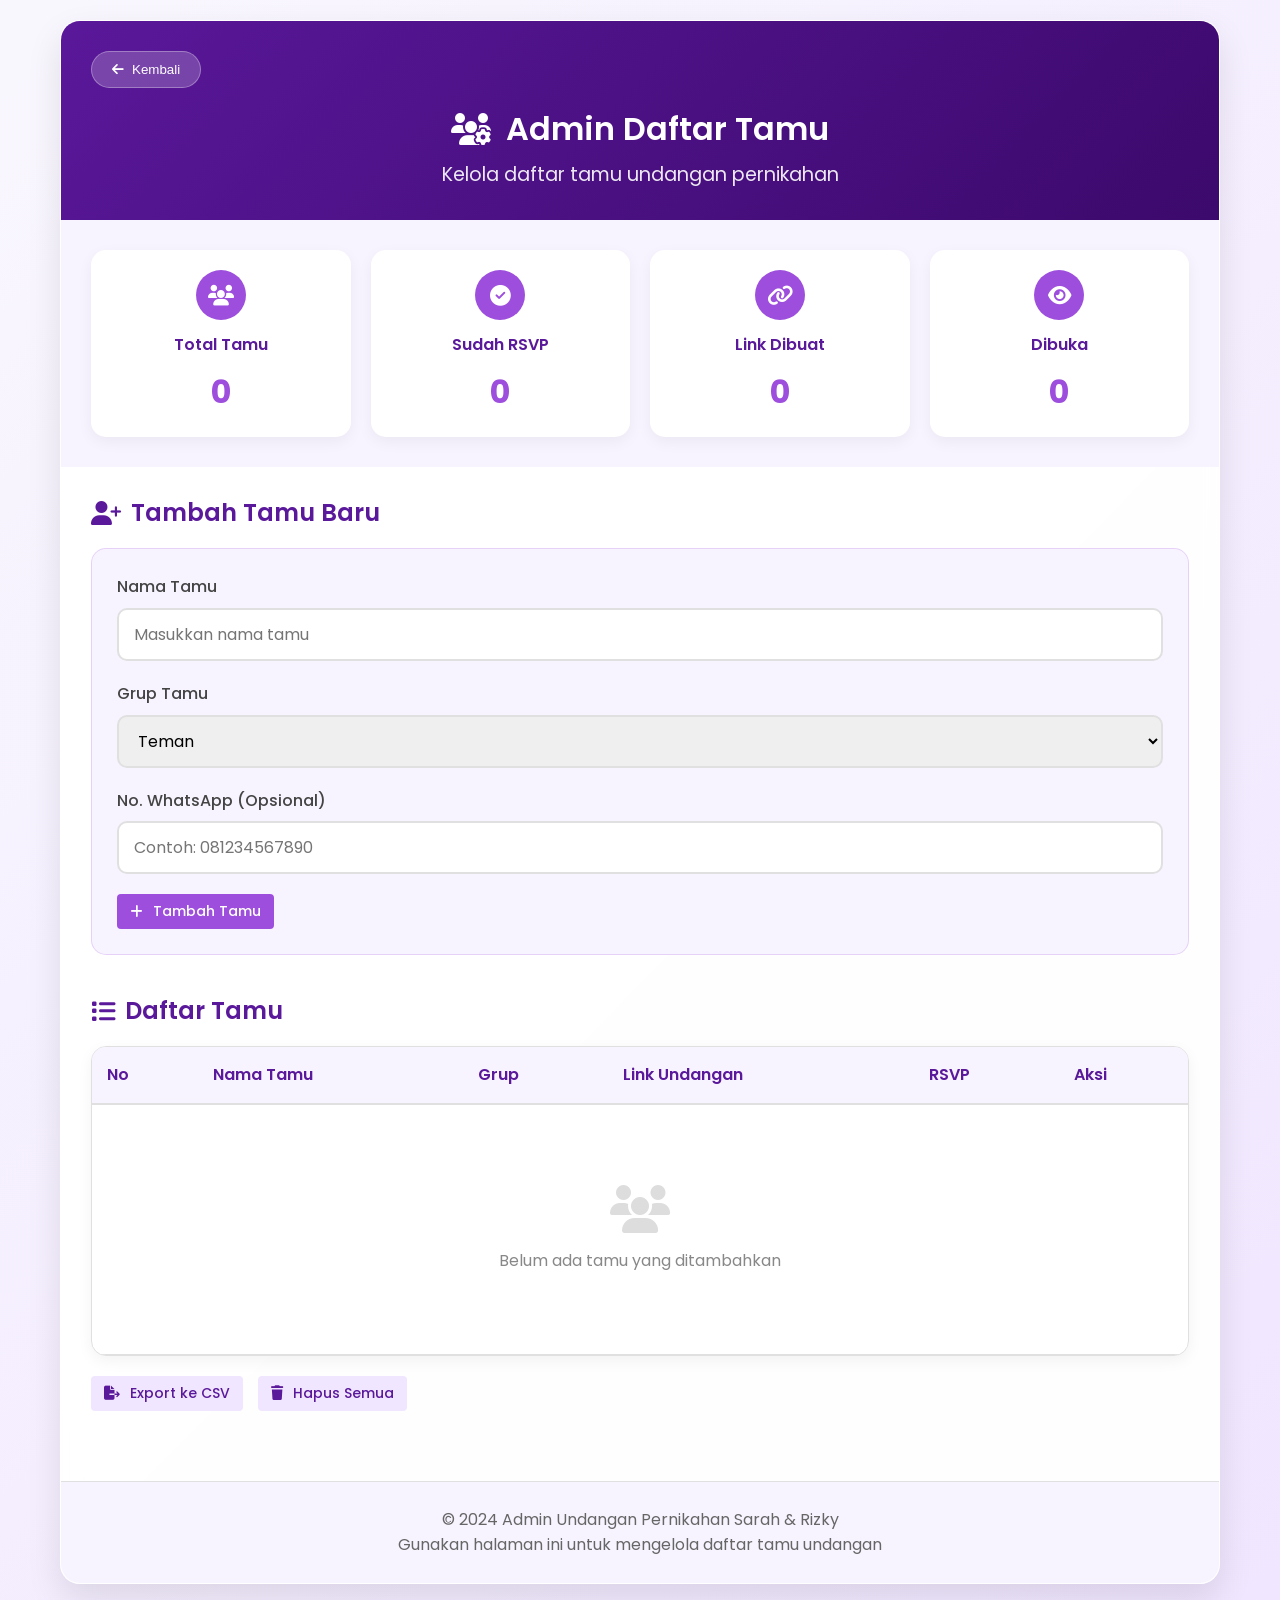
<file: Undangan Online/admin.html>
<!DOCTYPE html>
<html lang="id">
<head>
    <meta charset="UTF-8">
    <meta name="viewport" content="width=device-width, initial-scale=1.0">
    <title>Admin - Daftar Tamu</title>
    <link rel="stylesheet" href="style.css">
    <link rel="preconnect" href="https://fonts.googleapis.com">
    <link rel="preconnect" href="https://fonts.gstatic.com" crossorigin>
    <link href="https://fonts.googleapis.com/css2?family=Poppins:wght@300;400;500;600&display=swap" rel="stylesheet">
    <link rel="stylesheet" href="https://cdnjs.cloudflare.com/ajax/libs/font-awesome/6.4.0/css/all.min.css">
    <link rel="icon" type="image/x-icon" href="assets/favicon.ico">
</head>
<body>
    <div class="container">
        <div class="admin-page">
            <!-- Header -->
            <div class="admin-header">
                <button class="back-btn" onclick="window.location.href='index.html'">
                    <i class="fas fa-arrow-left"></i> Kembali
                </button>
                <h1><i class="fas fa-users-cog"></i> Admin Daftar Tamu</h1>
                <p class="subtitle">Kelola daftar tamu undangan pernikahan</p>
            </div>
            
            <!-- Statistik -->
            <div class="admin-stats">
                <div class="stat-card">
                    <div class="stat-icon">
                        <i class="fas fa-users"></i>
                    </div>
                    <h3>Total Tamu</h3>
                    <p class="stat-number" id="totalGuests">0</p>
                </div>
                <div class="stat-card">
                    <div class="stat-icon">
                        <i class="fas fa-check-circle"></i>
                    </div>
                    <h3>Sudah RSVP</h3>
                    <p class="stat-number" id="totalRsvp">0</p>
                </div>
                <div class="stat-card">
                    <div class="stat-icon">
                        <i class="fas fa-link"></i>
                    </div>
                    <h3>Link Dibuat</h3>
                    <p class="stat-number" id="totalLinks">0</p>
                </div>
                <div class="stat-card">
                    <div class="stat-icon">
                        <i class="fas fa-eye"></i>
                    </div>
                    <h3>Dibuka</h3>
                    <p class="stat-number" id="totalOpened">0</p>
                </div>
            </div>
            
            <!-- Konten utama -->
            <div class="admin-content">
                <!-- Form tambah tamu -->
                <div class="admin-section">
                    <h2><i class="fas fa-user-plus"></i> Tambah Tamu Baru</h2>
                    <div class="admin-form">
                        <div class="input-group">
                            <label for="adminGuestName">Nama Tamu</label>
                            <input type="text" id="adminGuestName" placeholder="Masukkan nama tamu">
                        </div>
                        <div class="input-group">
                            <label for="adminGuestGroup">Grup Tamu</label>
                            <select id="adminGuestGroup">
                                <option value="keluarga">Keluarga</option>
                                <option value="teman" selected>Teman</option>
                                <option value="rekan">Rekan Kerja</option>
                                <option value="lainnya">Lainnya</option>
                            </select>
                        </div>
                        <div class="input-group">
                            <label for="adminGuestPhone">No. WhatsApp (Opsional)</label>
                            <input type="tel" id="adminGuestPhone" placeholder="Contoh: 081234567890">
                        </div>
                        <button class="btn submit-btn" id="adminAddGuest">
                            <i class="fas fa-plus"></i> Tambah Tamu
                        </button>
                    </div>
                </div>
                
                <!-- Daftar tamu -->
                <div class="admin-section">
                    <h2><i class="fas fa-list"></i> Daftar Tamu</h2>
                    <div class="table-container">
                        <table class="guest-table">
                            <thead>
                                <tr>
                                    <th>No</th>
                                    <th>Nama Tamu</th>
                                    <th>Grup</th>
                                    <th>Link Undangan</th>
                                    <th>RSVP</th>
                                    <th>Aksi</th>
                                </tr>
                            </thead>
                            <tbody id="guestTableBody">
                                <tr>
                                    <td colspan="6" class="empty-table">Belum ada tamu yang ditambahkan</td>
                                </tr>
                            </tbody>
                        </table>
                    </div>
                    
                    <!-- Export data -->
                    <div class="admin-actions">
                        <button class="btn secondary-btn" id="exportGuests">
                            <i class="fas fa-file-export"></i> Export ke CSV
                        </button>
                        <button class="btn secondary-btn" id="clearAllGuests">
                            <i class="fas fa-trash"></i> Hapus Semua
                        </button>
                    </div>
                </div>
            </div>
            
            <!-- Footer -->
            <div class="admin-footer">
                <p>© 2024 Admin Undangan Pernikahan Sarah & Rizky</p>
                <p>Gunakan halaman ini untuk mengelola daftar tamu undangan</p>
            </div>
        </div>
    </div>
    
    <script src="admin.js"></script>
</body>
</html>
</file>
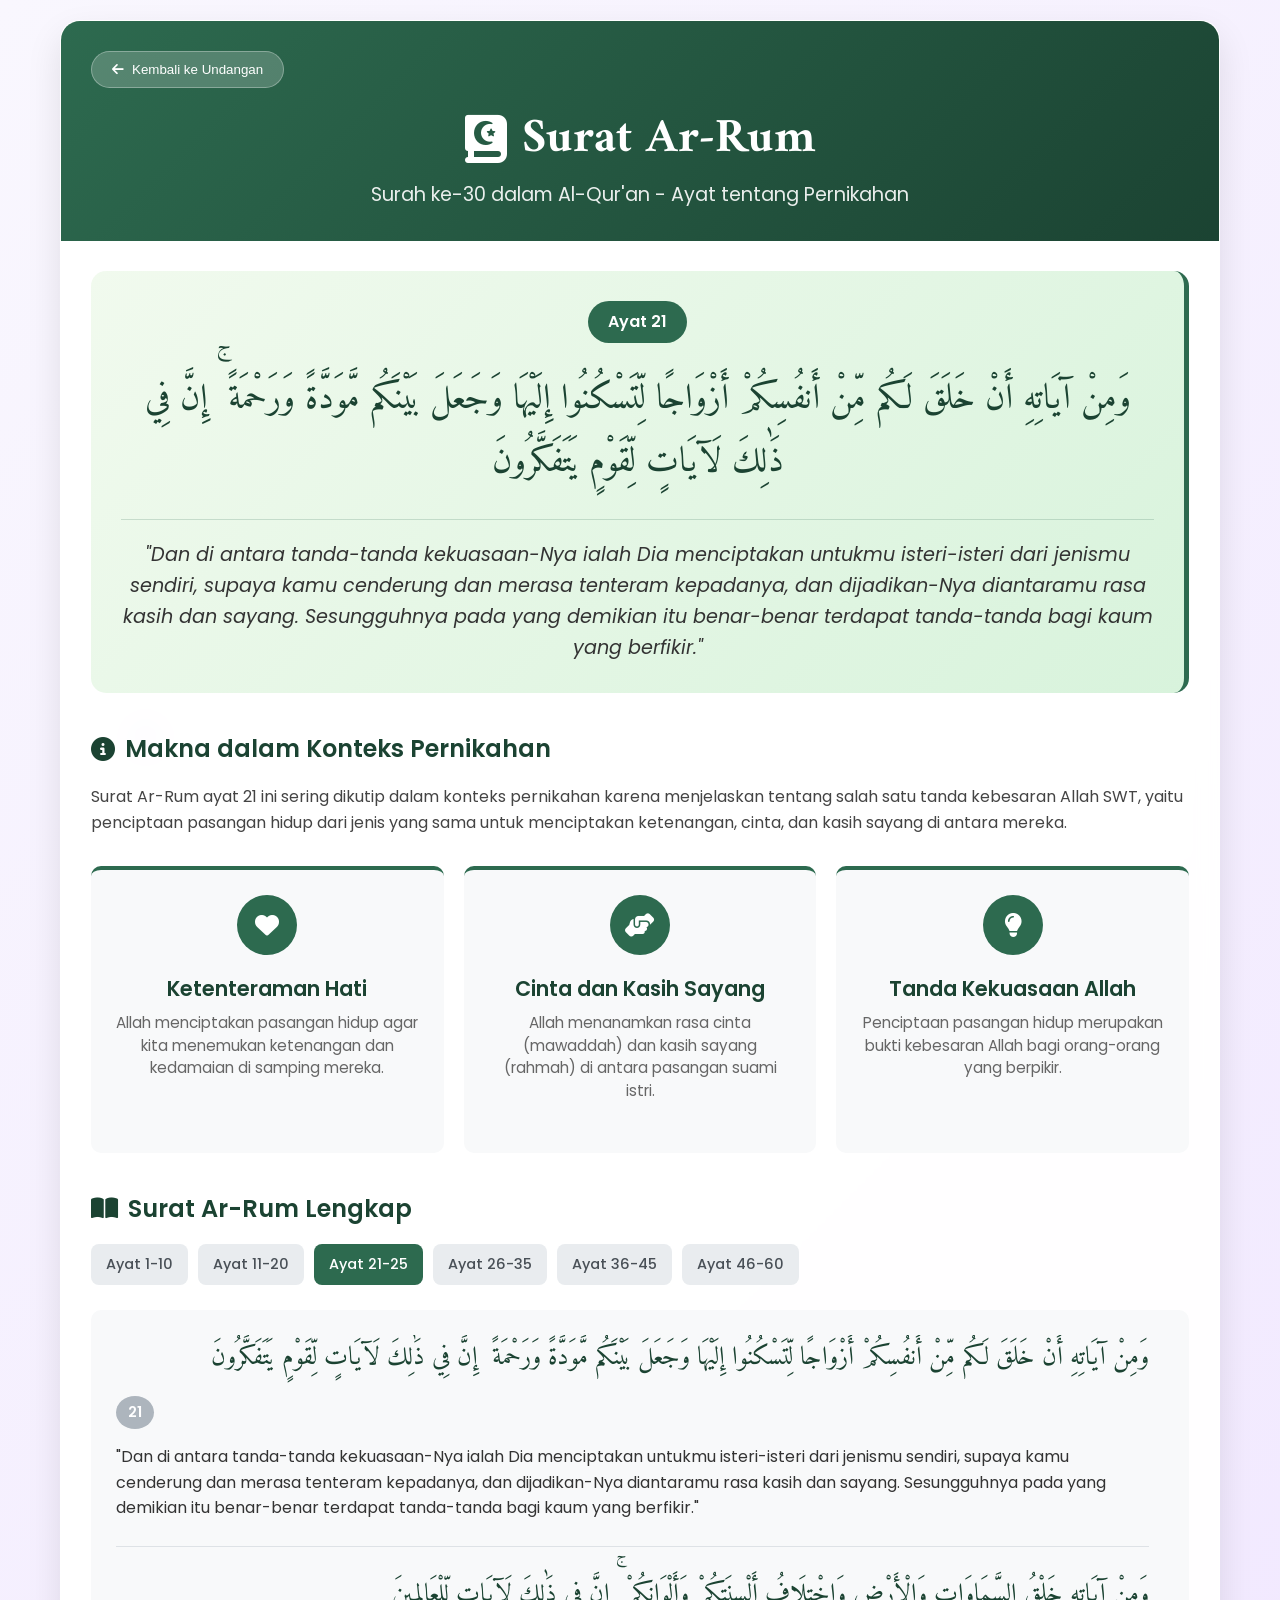
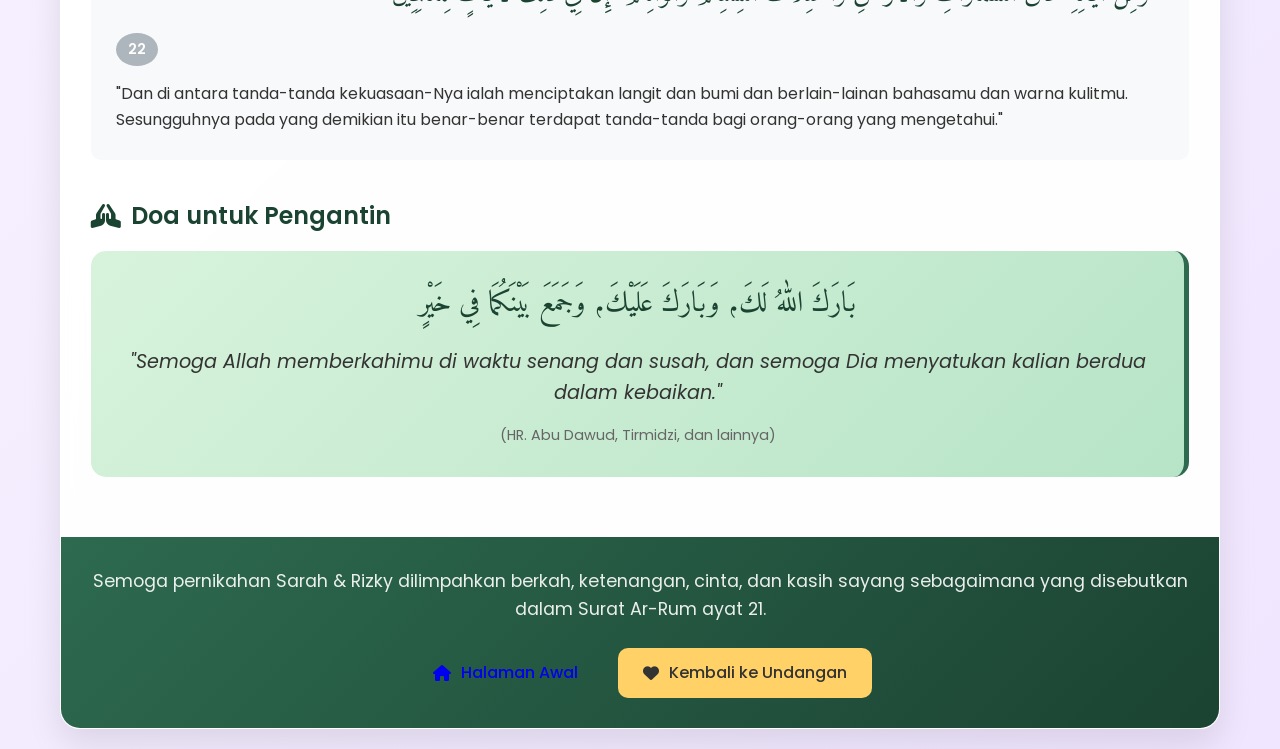
<file: Undangan Online/surat-ar-rum.html>
<!DOCTYPE html>
<html lang="id">
<head>
    <meta charset="UTF-8">
    <meta name="viewport" content="width=device-width, initial-scale=1.0">
    <title>Surat Ar-Rum - Undangan Pernikahan</title>
    <link rel="stylesheet" href="style.css">
    <link rel="preconnect" href="https://fonts.googleapis.com">
    <link rel="preconnect" href="https://fonts.gstatic.com" crossorigin>
    <link href="https://fonts.googleapis.com/css2?family=Amiri:wght@400;700&family=Poppins:wght@300;400;500;600&display=swap" rel="stylesheet">
    <link rel="stylesheet" href="https://cdnjs.cloudflare.com/ajax/libs/font-awesome/6.4.0/css/all.min.css">
    <link rel="icon" type="image/x-icon" href="assets/favicon.ico">
</head>
<body>
    <!-- Background animasi 3D -->
    <div class="animation-3d">
        <div class="floating-hearts"></div>
        <div class="floating-rings"></div>
        <div class="floating-flowers"></div>
    </div>
    
    <div class="container">
        <div class="ar-rum-page">
            <!-- Header -->
            <div class="ar-rum-header">
                <button class="back-btn" onclick="window.location.href='undangan.html'">
                    <i class="fas fa-arrow-left"></i> Kembali ke Undangan
                </button>
                <h1><i class="fas fa-book-quran"></i> Surat Ar-Rum</h1>
                <p class="subtitle">Surah ke-30 dalam Al-Qur'an - Ayat tentang Pernikahan</p>
            </div>
            
            <!-- Konten utama -->
            <div class="ar-rum-content">
                <div class="verse-highlight">
                    <div class="verse-number">Ayat 21</div>
                    <div class="verse-arabic">
                        وَمِنْ آيَاتِهِ أَنْ خَلَقَ لَكُم مِّنْ أَنفُسِكُمْ أَزْوَاجًا لِّتَسْكُنُوا إِلَيْهَا وَجَعَلَ بَيْنَكُم مَّوَدَّةً وَرَحْمَةً ۚ إِنَّ فِي ذَٰلِكَ لَآيَاتٍ لِّقَوْمٍ يَتَفَكَّرُونَ
                    </div>
                    <div class="verse-translation">
                        "Dan di antara tanda-tanda kekuasaan-Nya ialah Dia menciptakan untukmu isteri-isteri dari jenismu sendiri, supaya kamu cenderung dan merasa tenteram kepadanya, dan dijadikan-Nya diantaramu rasa kasih dan sayang. Sesungguhnya pada yang demikian itu benar-benar terdapat tanda-tanda bagi kaum yang berfikir."
                    </div>
                </div>
                
                <div class="ar-rum-info">
                    <h2><i class="fas fa-info-circle"></i> Makna dalam Konteks Pernikahan</h2>
                    <p>Surat Ar-Rum ayat 21 ini sering dikutip dalam konteks pernikahan karena menjelaskan tentang salah satu tanda kebesaran Allah SWT, yaitu penciptaan pasangan hidup dari jenis yang sama untuk menciptakan ketenangan, cinta, dan kasih sayang di antara mereka.</p>
                    
                    <div class="meaning-points">
                        <div class="point">
                            <div class="point-icon">
                                <i class="fas fa-heart"></i>
                            </div>
                            <h3>Ketenteraman Hati</h3>
                            <p>Allah menciptakan pasangan hidup agar kita menemukan ketenangan dan kedamaian di samping mereka.</p>
                        </div>
                        
                        <div class="point">
                            <div class="point-icon">
                                <i class="fas fa-hands-helping"></i>
                            </div>
                            <h3>Cinta dan Kasih Sayang</h3>
                            <p>Allah menanamkan rasa cinta (mawaddah) dan kasih sayang (rahmah) di antara pasangan suami istri.</p>
                        </div>
                        
                        <div class="point">
                            <div class="point-icon">
                                <i class="fas fa-lightbulb"></i>
                            </div>
                            <h3>Tanda Kekuasaan Allah</h3>
                            <p>Penciptaan pasangan hidup merupakan bukti kebesaran Allah bagi orang-orang yang berpikir.</p>
                        </div>
                    </div>
                </div>
                
                <div class="full-surah">
                    <h2><i class="fas fa-book-open"></i> Surat Ar-Rum Lengkap</h2>
                    <div class="surah-navigation">
                        <button class="btn surah-btn" data-verse="1-10">Ayat 1-10</button>
                        <button class="btn surah-btn" data-verse="11-20">Ayat 11-20</button>
                        <button class="btn surah-btn active" data-verse="21-25">Ayat 21-25</button>
                        <button class="btn surah-btn" data-verse="26-35">Ayat 26-35</button>
                        <button class="btn surah-btn" data-verse="36-45">Ayat 36-45</button>
                        <button class="btn surah-btn" data-verse="46-60">Ayat 46-60</button>
                    </div>
                    
                    <div class="verse-container">
                        <div class="verse-display" id="verseDisplay">
                            <!-- Ayat akan dimuat via JavaScript -->
                        </div>
                    </div>
                </div>
                
                <div class="prayer-section">
                    <h2><i class="fas fa-hands-praying"></i> Doa untuk Pengantin</h2>
                    <div class="prayer-card">
                        <div class="prayer-arabic">
                            بَارَكَ اللهُ لَكَ، وَبَارَكَ عَلَيْكَ، وَجَمَعَ بَيْنَكُمَا فِي خَيْرٍ
                        </div>
                        <div class="prayer-meaning">
                            "Semoga Allah memberkahimu di waktu senang dan susah, dan semoga Dia menyatukan kalian berdua dalam kebaikan."
                        </div>
                        <p class="prayer-source">(HR. Abu Dawud, Tirmidzi, dan lainnya)</p>
                    </div>
                </div>
            </div>
            
            <!-- Footer -->
            <div class="ar-rum-footer">
                <p>Semoga pernikahan Sarah & Rizky dilimpahkan berkah, ketenangan, cinta, dan kasih sayang sebagaimana yang disebutkan dalam Surat Ar-Rum ayat 21.</p>
                <div class="action-buttons">
                    <a href="index.html" class="btn"><i class="fas fa-home"></i> Halaman Awal</a>
                    <a href="undangan.html" class="btn primary-btn"><i class="fas fa-heart"></i> Kembali ke Undangan</a>
                </div>
            </div>
        </div>
    </div>
    
    <script src="script.js"></script>
</body>
</html>
</file>
<file: Undangan Online/style.css>
/* ===== RESET & BASE STYLES ===== */
* {
    margin: 0;
    padding: 0;
    box-sizing: border-box;
}

body {
    font-family: 'Poppins', sans-serif;
    background: linear-gradient(135deg, #f9f7fe 0%, #f0e6ff 100%);
    color: #333;
    min-height: 100vh;
    overflow-x: hidden;
    line-height: 1.6;
}

.container {
    max-width: 1200px;
    margin: 0 auto;
    padding: 20px;
}

/* ===== ANIMASI 3D BACKGROUND ===== */
.animation-3d {
    position: fixed;
    top: 0;
    left: 0;
    width: 100%;
    height: 100%;
    z-index: -1;
    overflow: hidden;
    perspective: 1000px;
}

.floating-hearts, .floating-rings, .floating-flowers {
    position: absolute;
    width: 100%;
    height: 100%;
}

.floating-hearts:before, .floating-hearts:after,
.floating-rings:before, .floating-rings:after,
.floating-flowers:before, .floating-flowers:after {
    content: '';
    position: absolute;
    background-size: contain;
    background-repeat: no-repeat;
    animation-duration: 20s;
    animation-iteration-count: infinite;
    animation-timing-function: linear;
}

/* Animasi hati */
.floating-hearts:before {
    background-image: url("data:image/svg+xml,%3Csvg xmlns='http://www.w3.org/2000/svg' viewBox='0 0 24 24' fill='%23ff6b8b'%3E%3Cpath d='M12 21.35l-1.45-1.32C5.4 15.36 2 12.28 2 8.5 2 5.42 4.42 3 7.5 3c1.74 0 3.41.81 4.5 2.09C13.09 3.81 14.76 3 16.5 3 19.58 3 22 5.42 22 8.5c0 3.78-3.4 6.86-8.55 11.54L12 21.35z'/%3E%3C/svg%3E");
    width: 40px;
    height: 40px;
    top: 10%;
    left: 5%;
    animation-name: float-heart-1;
}

.floating-hearts:after {
    background-image: url("data:image/svg+xml,%3Csvg xmlns='http://www.w3.org/2000/svg' viewBox='0 0 24 24' fill='%23ff9eb5'%3E%3Cpath d='M12 21.35l-1.45-1.32C5.4 15.36 2 12.28 2 8.5 2 5.42 4.42 3 7.5 3c1.74 0 3.41.81 4.5 2.09C13.09 3.81 14.76 3 16.5 3 19.58 3 22 5.42 22 8.5c0 3.78-3.4 6.86-8.55 11.54L12 21.35z'/%3E%3C/svg%3E");
    width: 30px;
    height: 30px;
    top: 70%;
    left: 85%;
    animation-name: float-heart-2;
}

/* Animasi cincin */
.floating-rings:before {
    background-image: url("data:image/svg+xml,%3Csvg xmlns='http://www.w3.org/2000/svg' viewBox='0 0 24 24' fill='%23ffd166'%3E%3Ccircle cx='12' cy='12' r='10' stroke='%23ffd166' stroke-width='2' fill='none'/%3E%3C/svg%3E");
    width: 50px;
    height: 50px;
    top: 20%;
    left: 90%;
    animation-name: float-ring-1;
}

.floating-rings:after {
    background-image: url("data:image/svg+xml,%3Csvg xmlns='http://www.w3.org/2000/svg' viewBox='0 0 24 24' fill='%239d4edd'%3E%3Ccircle cx='12' cy='12' r='10' stroke='%239d4edd' stroke-width='2' fill='none'/%3E%3C/svg%3E");
    width: 35px;
    height: 35px;
    top: 80%;
    left: 10%;
    animation-name: float-ring-2;
}

/* Animasi bunga */
.floating-flowers:before {
    background-image: url("data:image/svg+xml,%3Csvg xmlns='http://www.w3.org/2000/svg' viewBox='0 0 24 24' fill='%23a663cc'%3E%3Cpath d='M12 2C8.1 2 5 5.1 5 9c0 5.2 7 13 7 13s7-7.8 7-13c0-3.9-3.1-7-7-7zm0 9.5c-1.4 0-2.5-1.1-2.5-2.5s1.1-2.5 2.5-2.5 2.5 1.1 2.5 2.5-1.1 2.5-2.5 2.5z'/%3E%3C/svg%3E");
    width: 45px;
    height: 45px;
    top: 40%;
    left: 15%;
    animation-name: float-flower-1;
}

.floating-flowers:after {
    background-image: url("data:image/svg+xml,%3Csvg xmlns='http://www.w3.org/2000/svg' viewBox='0 0 24 24' fill='%235a189a'%3E%3Cpath d='M12 2C8.1 2 5 5.1 5 9c0 5.2 7 13 7 13s7-7.8 7-13c0-3.9-3.1-7-7-7zm0 9.5c-1.4 0-2.5-1.1-2.5-2.5s1.1-2.5 2.5-2.5 2.5 1.1 2.5 2.5-1.1 2.5-2.5 2.5z'/%3E%3C/svg%3E");
    width: 25px;
    height: 25px;
    top: 60%;
    left: 75%;
    animation-name: float-flower-2;
}

/* Keyframes untuk animasi 3D */
@keyframes float-heart-1 {
    0% { transform: translate3d(0, 0, 0) rotate(0deg); }
    25% { transform: translate3d(50px, 100px, 50px) rotate(90deg); }
    50% { transform: translate3d(100px, 50px, 100px) rotate(180deg); }
    75% { transform: translate3d(50px, 100px, 50px) rotate(270deg); }
    100% { transform: translate3d(0, 0, 0) rotate(360deg); }
}

@keyframes float-heart-2 {
    0% { transform: translate3d(0, 0, 0) rotate(0deg); }
    25% { transform: translate3d(-50px, 80px, 30px) rotate(-90deg); }
    50% { transform: translate3d(-100px, 30px, 60px) rotate(-180deg); }
    75% { transform: translate3d(-50px, 80px, 30px) rotate(-270deg); }
    100% { transform: translate3d(0, 0, 0) rotate(-360deg); }
}

@keyframes float-ring-1 {
    0% { transform: translate3d(0, 0, 0) rotateY(0deg); }
    50% { transform: translate3d(-100px, 50px, 80px) rotateY(180deg); }
    100% { transform: translate3d(0, 0, 0) rotateY(360deg); }
}

@keyframes float-ring-2 {
    0% { transform: translate3d(0, 0, 0) rotateX(0deg); }
    50% { transform: translate3d(80px, -50px, 40px) rotateX(180deg); }
    100% { transform: translate3d(0, 0, 0) rotateX(360deg); }
}

@keyframes float-flower-1 {
    0% { transform: translate3d(0, 0, 0) rotateZ(0deg); }
    33% { transform: translate3d(60px, 80px, 20px) rotateZ(120deg); }
    66% { transform: translate3d(120px, 40px, 60px) rotateZ(240deg); }
    100% { transform: translate3d(0, 0, 0) rotateZ(360deg); }
}

@keyframes float-flower-2 {
    0% { transform: translate3d(0, 0, 0) rotateZ(0deg); }
    33% { transform: translate3d(-40px, 60px, 40px) rotateZ(-120deg); }
    66% { transform: translate3d(-80px, 20px, 80px) rotateZ(-240deg); }
    100% { transform: translate3d(0, 0, 0) rotateZ(-360deg); }
}

/* Heartbeat animation */
@keyframes heartbeat {
    0% { transform: scale(1); }
    50% { transform: scale(1.2); }
    100% { transform: scale(1); }
}

/* ===== TYPOGRAPHY ===== */
h1, h2, h3, h4 {
    font-weight: 600;
    line-height: 1.3;
}

.title {
    font-family: 'Dancing Script', cursive;
    font-size: 3.5rem;
    margin-bottom: 10px;
    text-shadow: 2px 2px 4px rgba(0, 0, 0, 0.2);
}

.couple-names {
    display: flex;
    justify-content: center;
    align-items: center;
    font-size: 2.2rem;
    margin: 20px 0;
    font-family: 'Dancing Script', cursive;
}

.heart-icon {
    color: #ff9eb5;
    font-size: 1.8rem;
    animation: heartbeat 1.5s infinite;
    margin: 0 15px;
}

/* ===== BUTTONS ===== */
.btn {
    padding: 12px 25px;
    border: none;
    border-radius: 10px;
    font-family: 'Poppins', sans-serif;
    font-weight: 500;
    font-size: 1rem;
    cursor: pointer;
    transition: all 0.3s;
    display: inline-flex;
    align-items: center;
    justify-content: center;
    gap: 10px;
    text-decoration: none;
}

.btn:hover {
    transform: translateY(-3px);
    box-shadow: 0 5px 15px rgba(0, 0, 0, 0.1);
}

.submit-btn {
    background: #9d4edd;
    color: white;
}

.submit-btn:hover {
    background: #7b2cbf;
}

.generate-btn {
    background: #ffd166;
    color: #333;
}

.generate-btn:hover {
    background: #ffc145;
}

.secondary-btn {
    background: #f0e6ff;
    color: #5a189a;
}

.secondary-btn:hover {
    background: #e0d0ff;
}

.small-btn {
    padding: 8px 15px;
    font-size: 0.9rem;
}

.back-btn {
    background: rgba(255, 255, 255, 0.2);
    color: white;
    border: 1px solid rgba(255, 255, 255, 0.3);
    padding: 10px 20px;
    border-radius: 50px;
    display: flex;
    align-items: center;
    gap: 8px;
    cursor: pointer;
    transition: all 0.3s;
}

.back-btn:hover {
    background: rgba(255, 255, 255, 0.3);
}

/* ===== FORM STYLES ===== */
.input-group {
    margin-bottom: 20px;
}

.input-group label {
    display: block;
    margin-bottom: 8px;
    font-weight: 500;
    color: #444;
    display: flex;
    align-items: center;
    gap: 8px;
}

.input-group input, .input-group select, .input-group textarea {
    width: 100%;
    padding: 12px 15px;
    border: 2px solid #e0e0e0;
    border-radius: 10px;
    font-family: 'Poppins', sans-serif;
    font-size: 1rem;
    transition: all 0.3s;
}

.input-group input:focus, .input-group select:focus, .input-group textarea:focus {
    border-color: #9d4edd;
    outline: none;
    box-shadow: 0 0 0 3px rgba(157, 78, 221, 0.1);
}

.button-group {
    display: flex;
    gap: 15px;
    margin-top: 25px;
    flex-wrap: wrap;
}

/* ===== INDEX.HTML SPECIFIC ===== */
.invitation-card {
    background: rgba(255, 255, 255, 0.95);
    border-radius: 20px;
    box-shadow: 0 15px 35px rgba(0, 0, 0, 0.1);
    overflow: hidden;
    backdrop-filter: blur(10px);
    border: 1px solid rgba(255, 255, 255, 0.2);
}

.header {
    background: linear-gradient(135deg, #9d4edd 0%, #5a189a 100%);
    color: white;
    padding: 30px;
    text-align: center;
}

.date {
    font-size: 1.2rem;
    opacity: 0.9;
    margin-top: 10px;
}

.content {
    display: flex;
    flex-wrap: wrap;
    padding: 30px;
    gap: 30px;
}

.form-section, .preview-section {
    flex: 1;
    min-width: 300px;
}

.form-section h2, .preview-section h3 {
    color: #5a189a;
    margin-bottom: 15px;
    display: flex;
    align-items: center;
    gap: 10px;
}

.form-description {
    color: #666;
    margin-bottom: 25px;
    line-height: 1.6;
}

/* Link result section */
.link-result {
    margin-top: 25px;
    padding: 20px;
    background: #f8f4ff;
    border-radius: 10px;
    border-left: 4px solid #9d4edd;
}

.link-box {
    display: flex;
    gap: 10px;
    margin: 15px 0;
}

.link-input {
    flex: 1;
    padding: 12px;
    border: 2px solid #e0e0e0;
    border-radius: 8px;
    background: white;
    font-family: monospace;
    font-size: 0.9rem;
}

.copy-btn {
    background: #5a189a;
    color: white;
}

.link-instruction {
    color: #666;
    font-size: 0.9rem;
    margin-bottom: 15px;
}

.action-buttons {
    display: flex;
    gap: 10px;
    flex-wrap: wrap;
}

.whatsapp-btn {
    background: #25D366;
    color: white;
}

.new-link-btn {
    background: #f0e6ff;
    color: #5a189a;
}

.generated-names {
    margin-top: 25px;
    padding: 15px;
    background: #f8f4ff;
    border-radius: 10px;
    border-left: 4px solid #9d4edd;
}

.generated-names p {
    margin-bottom: 10px;
}

#nameSamples {
    color: #5a189a;
    font-weight: 500;
}

/* Preview section */
.preview-card {
    background: linear-gradient(135deg, #f9f7fe 0%, #f0e6ff 100%);
    border-radius: 15px;
    padding: 25px;
    box-shadow: 0 8px 20px rgba(0, 0, 0, 0.08);
    border: 1px solid rgba(157, 78, 221, 0.2);
    margin-bottom: 20px;
}

.preview-content {
    text-align: center;
}

.preview-text {
    color: #666;
    margin-bottom: 10px;
}

#previewName {
    color: #5a189a;
    font-size: 1.8rem;
    margin: 15px 0;
    font-weight: 600;
    min-height: 2.5rem;
}

.preview-couple {
    display: flex;
    justify-content: center;
    align-items: center;
    margin-top: 20px;
    color: #9d4edd;
    font-weight: 500;
    gap: 10px;
}

.quick-actions {
    display: flex;
    gap: 10px;
    margin: 20px 0;
    flex-wrap: wrap;
}

.preview-btn {
    background: #5a189a;
    color: white;
}

.admin-btn {
    background: #f0e6ff;
    color: #5a189a;
}

.note {
    font-size: 0.9rem;
    color: #777;
    font-style: italic;
    display: flex;
    align-items: flex-start;
    gap: 8px;
}

.footer {
    padding: 25px 30px;
    background: #f8f4ff;
    text-align: center;
    border-top: 1px solid #e0e0e0;
}

.footer p {
    color: #666;
    margin-bottom: 15px;
}

.footer-links {
    display: flex;
    justify-content: center;
    gap: 15px;
    flex-wrap: wrap;
}

.ar-rum-btn {
    background: #5a189a;
    color: white;
}

/* ===== UNDANGAN.HTML SPECIFIC ===== */
.undangan-main {
    background: rgba(255, 255, 255, 0.95);
    border-radius: 20px;
    box-shadow: 0 15px 35px rgba(0, 0, 0, 0.1);
    overflow: hidden;
    backdrop-filter: blur(10px);
    border: 1px solid rgba(255, 255, 255, 0.2);
}

.undangan-header {
    display: flex;
    justify-content: space-between;
    align-items: center;
    padding: 20px 30px;
    background: linear-gradient(135deg, #9d4edd 0%, #5a189a 100%);
    color: white;
    flex-wrap: wrap;
    gap: 15px;
}

.header-controls {
    display: flex;
    gap: 10px;
}

.guest-welcome {
    text-align: center;
    flex: 1;
}

.guest-welcome h1 {
    font-family: 'Dancing Script', cursive;
    font-size: 2.8rem;
    margin-bottom: 5px;
}

.guest-greeting {
    font-size: 1.2rem;
    opacity: 0.9;
}

#displayGuestName {
    font-weight: 600;
    color: #ffd166;
}

.qr-btn {
    background: rgba(255, 255, 255, 0.2);
    color: white;
    border: 1px solid rgba(255, 255, 255, 0.3);
    padding: 10px 20px;
    border-radius: 50px;
    display: flex;
    align-items: center;
    gap: 8px;
    cursor: pointer;
    transition: all 0.3s;
}

.qr-btn:hover {
    background: rgba(255, 255, 255, 0.3);
}

.undangan-content {
    padding: 30px;
}

/* Couple section */
.couple-section {
    margin-bottom: 40px;
}

.couple-container {
    display: flex;
    justify-content: center;
    align-items: center;
    flex-wrap: wrap;
    gap: 40px;
}

.bride, .groom {
    text-align: center;
    flex: 1;
    min-width: 250px;
}

.avatar-frame {
    width: 180px;
    height: 180px;
    border-radius: 50%;
    margin: 0 auto 20px;
    overflow: hidden;
    border: 5px solid #f0e6ff;
    box-shadow: 0 10px 20px rgba(0, 0, 0, 0.1);
    position: relative;
}

.avatar {
    width: 100%;
    height: 100%;
    background-size: cover;
    background-position: center;
}

.bride-avatar {
    background-image: url('https://images.unsplash.com/photo-1534528741775-53994a69daeb?ixlib=rb-4.0.3&auto=format&fit=crop&w=500&q=80');
}

.groom-avatar {
    background-image: url('https://images.unsplash.com/photo-1507003211169-0a1dd7228f2d?ixlib=rb-4.0.3&auto=format&fit=crop&w=500&q=80');
}

.bride h3, .groom h3 {
    color: #5a189a;
    font-size: 1.8rem;
    margin-bottom: 5px;
}

.bride p, .groom p {
    color: #666;
    font-size: 0.95rem;
}

.couple-heart {
    text-align: center;
    display: flex;
    flex-direction: column;
    align-items: center;
    gap: 10px;
}

.couple-heart i {
    color: #ff6b8b;
    font-size: 3rem;
    animation: heartbeat 1.5s infinite;
}

.wedding-date {
    font-family: 'Dancing Script', cursive;
    font-size: 1.8rem;
    color: #9d4edd;
    font-weight: 600;
}

/* Countdown timer */
.countdown-section {
    margin-bottom: 40px;
    text-align: center;
}

.countdown-section h2 {
    color: #5a189a;
    margin-bottom: 25px;
    display: flex;
    align-items: center;
    justify-content: center;
    gap: 10px;
}

.countdown-timer {
    display: flex;
    justify-content: center;
    gap: 20px;
    flex-wrap: wrap;
}

.countdown-item {
    background: #f8f4ff;
    padding: 20px;
    border-radius: 15px;
    min-width: 100px;
    box-shadow: 0 5px 15px rgba(0, 0, 0, 0.05);
}

.countdown-item span {
    font-size: 2.5rem;
    font-weight: 700;
    color: #9d4edd;
    display: block;
    margin-bottom: 5px;
}

.countdown-item p {
    color: #666;
    font-size: 0.9rem;
    text-transform: uppercase;
    letter-spacing: 1px;
}

/* Event details */
.event-details {
    margin-bottom: 40px;
}

.event-details h2, .gallery-section h2, .rsvp-section h2, .gift-section h2 {
    color: #5a189a;
    margin-bottom: 25px;
    display: flex;
    align-items: center;
    gap: 10px;
    font-size: 1.8rem;
}

.event-cards {
    display: flex;
    flex-wrap: wrap;
    gap: 20px;
}

.event-card {
    flex: 1;
    min-width: 250px;
    background: #f8f4ff;
    border-radius: 15px;
    padding: 25px;
    text-align: center;
    transition: all 0.3s;
    border: 1px solid rgba(157, 78, 221, 0.1);
}

.event-card:hover {
    transform: translateY(-10px);
    box-shadow: 0 15px 25px rgba(0, 0, 0, 0.1);
}

.event-icon {
    width: 70px;
    height: 70px;
    background: #9d4edd;
    border-radius: 50%;
    display: flex;
    align-items: center;
    justify-content: center;
    margin: 0 auto 20px;
    color: white;
    font-size: 1.8rem;
}

.event-card h3 {
    color: #5a189a;
    margin-bottom: 10px;
    font-size: 1.4rem;
}

.event-time {
    color: #9d4edd;
    font-weight: 600;
    margin-bottom: 8px;
    font-size: 1.1rem;
}

.event-location {
    color: #666;
    font-size: 0.95rem;
    line-height: 1.5;
    margin-bottom: 15px;
}

.map-btn {
    background: #5a189a;
    color: white;
    padding: 8px 15px;
    font-size: 0.9rem;
}

/* Gallery section */
.gallery-section {
    margin-bottom: 40px;
}

.gallery-3d {
    display: flex;
    justify-content: center;
    align-items: center;
    gap: 30px;
    flex-wrap: wrap;
    perspective: 1000px;
}

.gallery-item {
    width: 250px;
    height: 300px;
    border-radius: 15px;
    overflow: hidden;
    box-shadow: 0 15px 35px rgba(0, 0, 0, 0.2);
    transition: transform 0.5s;
}

.gallery-item:hover {
    transform: rotateY(0) translateZ(60px) !important;
}

.gallery-item img {
    width: 100%;
    height: 100%;
    object-fit: cover;
}

/* RSVP section */
.rsvp-section {
    margin-bottom: 40px;
}

.rsvp-form {
    background: #f8f4ff;
    border-radius: 15px;
    padding: 25px;
    border: 1px solid rgba(157, 78, 221, 0.2);
}

.rsvp-note {
    margin-top: 15px;
    padding: 10px;
    border-radius: 8px;
    text-align: center;
    font-weight: 500;
}

.rsvp-note.success {
    background: #d4edda;
    color: #155724;
    border: 1px solid #c3e6cb;
}

.rsvp-note.error {
    background: #f8d7da;
    color: #721c24;
    border: 1px solid #f5c6cb;
}

/* Gift section */
.gift-section {
    margin-bottom: 30px;
}

.gift-options {
    display: flex;
    flex-wrap: wrap;
    gap: 20px;
}

.gift-option {
    flex: 1;
    min-width: 250px;
    background: #f8f4ff;
    border-radius: 15px;
    padding: 25px;
    text-align: center;
    border: 1px solid rgba(157, 78, 221, 0.1);
}

.gift-icon {
    width: 60px;
    height: 60px;
    background: #5a189a;
    border-radius: 50%;
    display: flex;
    align-items: center;
    justify-content: center;
    margin: 0 auto 20px;
    color: white;
    font-size: 1.5rem;
}

.gift-option h3 {
    color: #5a189a;
    margin-bottom: 15px;
    font-size: 1.3rem;
}

.gift-option p {
    color: #666;
    margin-bottom: 8px;
    font-size: 0.95rem;
}

.copy-bank, .copy-address {
    margin-top: 15px;
    background: #5a189a;
    color: white;
    padding: 8px 15px;
    font-size: 0.9rem;
}

/* Undangan footer */
.undangan-footer {
    padding: 30px;
    background: linear-gradient(135deg, #5a189a 0%, #3c096c 100%);
    color: white;
    text-align: center;
}

.quote {
    margin-bottom: 25px;
    padding: 20px;
    background: rgba(255, 255, 255, 0.1);
    border-radius: 10px;
}

.quote i {
    font-size: 1.5rem;
    color: #ffd166;
    margin-bottom: 10px;
    display: block;
}

.quote p {
    margin-bottom: 10px;
    line-height: 1.6;
    opacity: 0.9;
}

.quote-source {
    font-style: italic;
    opacity: 0.7;
    font-size: 0.9rem;
}

.footer-links {
    display: flex;
    justify-content: center;
    gap: 15px;
    margin: 25px 0;
    flex-wrap: wrap;
}

.share-btn {
    background: #ffd166;
    color: #333;
}

.social-share {
    margin-top: 25px;
}

.social-icons {
    display: flex;
    justify-content: center;
    gap: 20px;
    margin-top: 15px;
}

.social-icons a {
    width: 50px;
    height: 50px;
    background: rgba(255, 255, 255, 0.1);
    border-radius: 50%;
    display: flex;
    align-items: center;
    justify-content: center;
    color: white;
    font-size: 1.3rem;
    transition: all 0.3s;
    text-decoration: none;
}

.social-icons a:hover {
    background: rgba(255, 255, 255, 0.2);
    transform: translateY(-5px);
}

.copyright {
    margin-top: 30px;
    padding-top: 20px;
    border-top: 1px solid rgba(255, 255, 255, 0.1);
    opacity: 0.7;
    font-size: 0.9rem;
}

/* ===== SURAT AR-RUM.HTML SPECIFIC ===== */
.ar-rum-page {
    background: rgba(255, 255, 255, 0.95);
    border-radius: 20px;
    box-shadow: 0 15px 35px rgba(0, 0, 0, 0.1);
    overflow: hidden;
    backdrop-filter: blur(10px);
    border: 1px solid rgba(255, 255, 255, 0.2);
}

.ar-rum-header {
    padding: 30px;
    background: linear-gradient(135deg, #2d6a4f 0%, #1b4332 100%);
    color: white;
    text-align: center;
}

.ar-rum-header h1 {
    font-family: 'Amiri', serif;
    font-size: 3rem;
    margin: 20px 0 10px;
    display: flex;
    align-items: center;
    justify-content: center;
    gap: 15px;
}

.subtitle {
    font-size: 1.2rem;
    opacity: 0.9;
}

.ar-rum-content {
    padding: 30px;
}

.verse-highlight {
    background: linear-gradient(135deg, #f1faee 0%, #d8f3dc 100%);
    border-radius: 15px;
    padding: 30px;
    text-align: center;
    margin-bottom: 40px;
    border-right: 5px solid #2d6a4f;
}

.verse-number {
    display: inline-block;
    background: #2d6a4f;
    color: white;
    padding: 8px 20px;
    border-radius: 50px;
    font-weight: 600;
    margin-bottom: 25px;
}

.verse-arabic {
    font-family: 'Amiri', serif;
    font-size: 2.2rem;
    line-height: 1.8;
    color: #1b4332;
    margin-bottom: 25px;
    direction: rtl;
}

.verse-translation {
    font-size: 1.2rem;
    line-height: 1.6;
    color: #333;
    font-style: italic;
    border-top: 1px solid rgba(45, 106, 79, 0.2);
    padding-top: 20px;
}

.ar-rum-info {
    margin-bottom: 40px;
}

.ar-rum-info h2 {
    color: #1b4332;
    margin-bottom: 20px;
    display: flex;
    align-items: center;
    gap: 10px;
}

.ar-rum-info p {
    color: #444;
    line-height: 1.6;
    margin-bottom: 25px;
}

.meaning-points {
    display: flex;
    flex-wrap: wrap;
    gap: 20px;
    margin-top: 30px;
}

.point {
    flex: 1;
    min-width: 250px;
    background: #f8f9fa;
    border-radius: 10px;
    padding: 25px;
    text-align: center;
    border-top: 4px solid #2d6a4f;
}

.point-icon {
    width: 60px;
    height: 60px;
    background: #2d6a4f;
    border-radius: 50%;
    display: flex;
    align-items: center;
    justify-content: center;
    margin: 0 auto 20px;
    color: white;
    font-size: 1.5rem;
}

.point h3 {
    color: #1b4332;
    margin-bottom: 10px;
    font-size: 1.3rem;
}

.point p {
    color: #666;
    font-size: 0.95rem;
    line-height: 1.5;
}

.full-surah {
    margin-bottom: 40px;
}

.full-surah h2 {
    color: #1b4332;
    margin-bottom: 20px;
    display: flex;
    align-items: center;
    gap: 10px;
}

.surah-navigation {
    display: flex;
    flex-wrap: wrap;
    gap: 10px;
    margin-bottom: 25px;
}

.surah-btn {
    background: #e9ecef;
    color: #495057;
    border: none;
    padding: 10px 15px;
    border-radius: 8px;
    font-size: 0.9rem;
    transition: all 0.3s;
}

.surah-btn.active, .surah-btn:hover {
    background: #2d6a4f;
    color: white;
}

.verse-container {
    background: #f8f9fa;
    border-radius: 10px;
    padding: 25px;
}

.verse-display {
    max-height: 400px;
    overflow-y: auto;
    padding-right: 15px;
}

.verse-item {
    margin-bottom: 25px;
    padding-bottom: 25px;
    border-bottom: 1px solid #dee2e6;
}

.verse-item:last-child {
    border-bottom: none;
    margin-bottom: 0;
    padding-bottom: 0;
}

.verse-arabic.small {
    font-size: 1.6rem;
    margin-bottom: 15px;
}

.verse-number.small {
    display: inline-block;
    background: #adb5bd;
    color: white;
    padding: 5px 12px;
    border-radius: 50%;
    font-size: 0.9rem;
    margin-bottom: 15px;
}

.verse-translation.small {
    font-size: 1rem;
    border-top: none;
    padding-top: 0;
    font-style: normal;
}

.prayer-section {
    margin-bottom: 30px;
}

.prayer-section h2 {
    color: #1b4332;
    margin-bottom: 20px;
    display: flex;
    align-items: center;
    gap: 10px;
}

.prayer-card {
    background: linear-gradient(135deg, #d8f3dc 0%, #b7e4c7 100%);
    border-radius: 15px;
    padding: 30px;
    text-align: center;
    border-right: 5px solid #2d6a4f;
}

.prayer-arabic {
    font-family: 'Amiri', serif;
    font-size: 1.8rem;
    color: #1b4332;
    margin-bottom: 20px;
    line-height: 1.6;
    direction: rtl;
}

.prayer-meaning {
    font-size: 1.2rem;
    color: #333;
    line-height: 1.6;
    margin-bottom: 15px;
    font-style: italic;
}

.prayer-source {
    color: #666;
    font-size: 0.9rem;
}

.ar-rum-footer {
    padding: 30px;
    background: linear-gradient(135deg, #2d6a4f 0%, #1b4332 100%);
    color: white;
    text-align: center;
}

.ar-rum-footer p {
    margin-bottom: 25px;
    font-size: 1.1rem;
    line-height: 1.6;
    opacity: 0.9;
}

.action-buttons {
    display: flex;
    justify-content: center;
    gap: 15px;
    flex-wrap: wrap;
}

.primary-btn {
    background: #ffd166;
    color: #333;
}

/* ===== ADMIN.HTML SPECIFIC ===== */
.admin-page {
    background: rgba(255, 255, 255, 0.95);
    border-radius: 20px;
    box-shadow: 0 15px 35px rgba(0, 0, 0, 0.1);
    overflow: hidden;
    backdrop-filter: blur(10px);
    border: 1px solid rgba(255, 255, 255, 0.2);
}

.admin-header {
    padding: 30px;
    background: linear-gradient(135deg, #5a189a 0%, #3c096c 100%);
    color: white;
    text-align: center;
}

.admin-header h1 {
    margin: 20px 0 10px;
    display: flex;
    align-items: center;
    justify-content: center;
    gap: 15px;
}

.admin-stats {
    display: flex;
    flex-wrap: wrap;
    gap: 20px;
    padding: 30px;
    background: #f8f4ff;
}

.stat-card {
    flex: 1;
    min-width: 150px;
    background: white;
    border-radius: 15px;
    padding: 20px;
    text-align: center;
    box-shadow: 0 5px 15px rgba(0, 0, 0, 0.05);
}

.stat-icon {
    width: 50px;
    height: 50px;
    background: #9d4edd;
    border-radius: 50%;
    display: flex;
    align-items: center;
    justify-content: center;
    margin: 0 auto 15px;
    color: white;
    font-size: 1.3rem;
}

.stat-card h3 {
    color: #5a189a;
    margin-bottom: 10px;
    font-size: 1rem;
}

.stat-number {
    font-size: 2rem;
    font-weight: 700;
    color: #9d4edd;
}

.admin-content {
    padding: 30px;
}

.admin-section {
    margin-bottom: 40px;
}

.admin-section h2 {
    color: #5a189a;
    margin-bottom: 20px;
    display: flex;
    align-items: center;
    gap: 10px;
}

.admin-form {
    background: #f8f4ff;
    border-radius: 15px;
    padding: 25px;
    border: 1px solid rgba(157, 78, 221, 0.2);
}

.table-container {
    overflow-x: auto;
    background: white;
    border-radius: 15px;
    box-shadow: 0 5px 15px rgba(0, 0, 0, 0.05);
    border: 1px solid #e0e0e0;
}

.guest-table {
    width: 100%;
    border-collapse: collapse;
}

.guest-table th {
    background: #f8f4ff;
    color: #5a189a;
    padding: 15px;
    text-align: left;
    font-weight: 600;
    border-bottom: 2px solid #e0e0e0;
}

.guest-table td {
    padding: 15px;
    border-bottom: 1px solid #e0e0e0;
}

.guest-table tr:hover {
    background: #f9f7fe;
}

.empty-table {
    text-align: center;
    color: #888;
    padding: 40px !important;
}

.admin-actions {
    display: flex;
    gap: 15px;
    margin-top: 20px;
}

.admin-footer {
    padding: 25px 30px;
    background: #f8f4ff;
    text-align: center;
    border-top: 1px solid #e0e0e0;
    color: #666;
}

/* ===== MODAL STYLES ===== */
.modal {
    display: none;
    position: fixed;
    z-index: 1000;
    left: 0;
    top: 0;
    width: 100%;
    height: 100%;
    background-color: rgba(0, 0, 0, 0.5);
    backdrop-filter: blur(5px);
}

.modal-content {
    background-color: white;
    margin: 10% auto;
    padding: 30px;
    border-radius: 20px;
    width: 90%;
    max-width: 500px;
    box-shadow: 0 15px 35px rgba(0, 0, 0, 0.2);
    position: relative;
}

.modal-lg {
    max-width: 800px;
}

.close-modal {
    position: absolute;
    top: 15px;
    right: 20px;
    font-size: 1.8rem;
    cursor: pointer;
    color: #888;
}

.close-modal:hover {
    color: #333;
}

.qr-container {
    display: flex;
    justify-content: center;
    padding: 20px;
}

#qrcode {
    width: 200px;
    height: 200px;
}

.map-container {
    height: 400px;
    background: #f8f4ff;
    border-radius: 10px;
    display: flex;
    align-items: center;
    justify-content: center;
    margin-top: 15px;
}

.map-coordinates {
    font-family: monospace;
    font-size: 0.9rem;
    color: #666;
    margin-top: 10px;
}

/* ===== RESPONSIVE DESIGN ===== */
@media (max-width: 768px) {
    .content {
        flex-direction: column;
    }
    
    .couple-container {
        flex-direction: column;
    }
    
    .event-cards, .meaning-points, .gift-options {
        flex-direction: column;
    }
    
    .gallery-3d {
        flex-direction: column;
    }
    
    .gallery-item {
        width: 100%;
        max-width: 300px;
    }
    
    .title {
        font-size: 2.5rem;
    }
    
    .couple-names {
        font-size: 1.8rem;
    }
    
    .verse-arabic {
        font-size: 1.8rem;
    }
    
    .ar-rum-header h1 {
        font-size: 2.2rem;
    }
    
    .undangan-header {
        flex-direction: column;
        text-align: center;
    }
    
    .header-controls {
        width: 100%;
        justify-content: center;
    }
    
    .countdown-timer {
        gap: 10px;
    }
    
    .countdown-item {
        min-width: 70px;
        padding: 15px;
    }
    
    .countdown-item span {
        font-size: 1.8rem;
    }
    
    .table-container {
        font-size: 0.9rem;
    }
    
    .guest-table th, .guest-table td {
        padding: 10px;
    }
}

@media (max-width: 480px) {
    .container {
        padding: 10px;
    }
    
    .header, .undangan-header, .ar-rum-header, .admin-header {
        padding: 20px;
    }
    
    .content, .undangan-content, .ar-rum-content, .admin-content {
        padding: 20px;
    }
    
    .title {
        font-size: 2rem;
    }
    
    .couple-names {
        font-size: 1.5rem;
    }
    
    .btn {
        padding: 10px 15px;
        font-size: 0.9rem;
    }
    
    .button-group {
        flex-direction: column;
    }
    
    .button-group .btn {
        width: 100%;
    }
    
    .modal-content {
        margin: 5% auto;
        width: 95%;
        padding: 20px;
    }
}
</file>
